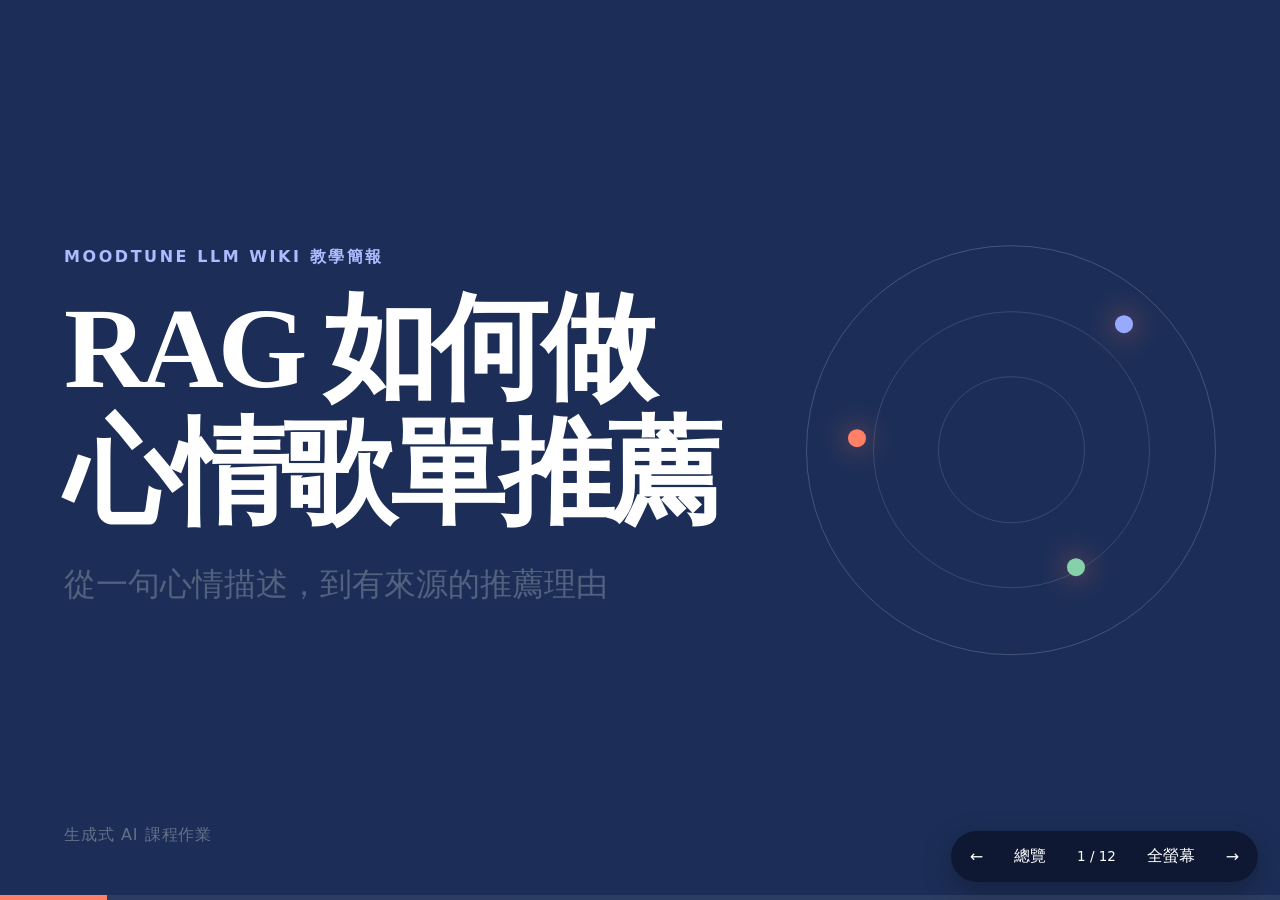
<file: index.html>
<!doctype html>
<html lang="zh-Hant">
<head>
  <meta charset="utf-8">
  <meta name="viewport" content="width=device-width, initial-scale=1">
  <meta name="description" content="RAG 如何做心情歌單推薦的互動式教學 HTML 簡報。">
  <title>RAG 如何做心情歌單推薦｜教學 HTML 簡報</title>
  <link rel="stylesheet" href="slides.css">
</head>
<body>
  <a class="skip-link" href="#slide-1">跳到簡報內容</a>
  <main id="deck" class="deck" aria-live="polite">
    <section id="slide-1" class="slide title-slide active" data-title="封面" aria-hidden="false">
      <div class="slide-inner">
        <p class="kicker">MoodTune LLM Wiki 教學簡報</p>
        <h1>RAG 如何做<br>心情歌單推薦</h1>
        <p class="subtitle">從一句心情描述，到有來源的推薦理由</p>
        <div class="author">生成式 AI 課程作業</div>
        <div class="cover-orbit" aria-hidden="true"><span></span><span></span><span></span></div>
      </div>
    </section>

    <section id="slide-2" class="slide" data-title="問題情境" aria-hidden="true">
      <div class="slide-inner split">
        <div>
          <p class="kicker">01 · 問題情境</p>
          <h2>一句心情，常常不等於一個標籤</h2>
          <p class="big-quote">「今天腦袋很吵，想慢慢安靜下來。」</p>
        </div>
        <div class="plain-list">
          <p>這句話同時包含現在的狀態和想前往的方向。</p>
          <p>系統要理解「很吵」接近高喚醒，也要理解「安靜下來」代表希望降低能量。</p>
          <p>RAG 讓推薦理由可以回到整理過的知識片段，而不是只靠模型臨場猜測。</p>
        </div>
      </div>
      <footer>Wiki：主題總覽、心情如何表示</footer>
    </section>

    <section id="slide-3" class="slide" data-title="RAG 基本概念" aria-hidden="true">
      <div class="slide-inner">
        <p class="kicker">02 · 核心概念</p>
        <h2>RAG 先找資料，再產生回答</h2>
        <div class="flow large-flow" aria-label="RAG 四步驟">
          <div><span>1</span><strong>查詢</strong><small>讀懂使用者的心情文字</small></div>
          <b>→</b>
          <div><span>2</span><strong>檢索</strong><small>找出最接近的 Wiki 片段</small></div>
          <b>→</b>
          <div><span>3</span><strong>生成</strong><small>把片段整理成推薦理由</small></div>
          <b>→</b>
          <div><span>4</span><strong>附來源</strong><small>讓理由可以回查</small></div>
        </div>
        <p class="note">LLM 處理語言，Wiki 提供這個專案要使用的外部知識。<span class="cite">S1</span></p>
      </div>
      <footer>Wiki：RAG 基本概念</footer>
    </section>

    <section id="slide-4" class="slide" data-title="Wiki 建立方式" aria-hidden="true">
      <div class="slide-inner">
        <p class="kicker">03 · LLM Wiki</p>
        <h2>六篇資料如何變成可查詢的 Wiki</h2>
        <div class="source-stack">
          <div class="paper paper-a">RAG 原始論文<br><small>S1</small></div>
          <div class="paper paper-b">DPR、SBERT、Faiss<br><small>S2 到 S4</small></div>
          <div class="paper paper-c">DEAM 音樂情緒<br><small>S5</small></div>
          <div class="paper paper-d">RAGAS 評估<br><small>S6</small></div>
        </div>
        <div class="ingest-line">
          <span>摘要閱讀</span><b>→</b><span>單一概念切分</span><b>→</b><span>來源 ID 與標籤</span><b>→</b><span>回查原文</span>
        </div>
        <p class="note">討論後保留六個教學問題。每篇資料至少回答其中一題，才進入 Wiki。</p>
      </div>
      <footer>Wiki：先討論，後生成；資料如何進入 Wiki</footer>
    </section>

    <section id="slide-5" class="slide" data-title="Embedding" aria-hidden="true">
      <div class="slide-inner split">
        <div>
          <p class="kicker">04 · 語意檢索</p>
          <h2>Embedding 把句子變成可比較的向量</h2>
          <p>意思接近的句子，在向量空間裡通常比較接近。系統可以先把 Wiki 片段編碼，再用同一個模型編碼使用者查詢。</p>
          <p class="note">Sentence-BERT 支援用餘弦相似度比較句向量。Faiss 可在大量向量中做近鄰搜尋。<span class="cite">S3 S4</span></p>
        </div>
        <div class="vector-scene" aria-label="向量相似度示意">
          <div class="query-point">腦袋很吵<br>想安靜</div>
          <div class="match-point m1">calm<br>0.86</div>
          <div class="match-point m2">soft<br>0.79</div>
          <div class="match-point m3">workout<br>0.41</div>
          <span class="axis x"></span><span class="axis y"></span>
        </div>
      </div>
      <footer>Wiki：Embedding 與檢索</footer>
    </section>

    <section id="slide-6" class="slide" data-title="心情座標" aria-hidden="true">
      <div class="slide-inner split">
        <div>
          <p class="kicker">05 · 心情表示</p>
          <h2>效價與喚醒度補足單一情緒標籤</h2>
          <p>Valence 表示感受偏正向或負向。Arousal 表示能量偏高或偏低。MoodTune 用這兩個維度描述現在的位置與想前往的方向。</p>
          <p class="note">DEAM 使用連續的 valence 與 arousal 標註音樂情緒。<span class="cite">S5</span></p>
        </div>
        <div class="mini-map">
          <div class="mq q1">焦躁</div><div class="mq q2">興奮</div>
          <div class="mq q3">低落</div><div class="mq q4">平靜</div>
          <span class="start-dot">現在</span><span class="target-dot">目標</span>
          <span class="move-arrow">↘</span>
          <b class="label-high">高喚醒</b><b class="label-low">低喚醒</b>
        </div>
      </div>
      <footer>Wiki：心情如何表示</footer>
    </section>

    <section id="slide-7" class="slide" data-title="查詢示範" aria-hidden="true">
      <div class="slide-inner">
        <p class="kicker">06 · 查詢示範</p>
        <h2>一次查詢如何找到三個候選片段</h2>
        <div class="retrieval-demo">
          <div class="demo-query">今天腦袋很吵，想慢慢安靜</div>
          <div class="result"><strong>0.86</strong><p>低喚醒度、偏正向，適合放慢節奏的晚間情境。</p></div>
          <div class="result"><strong>0.79</strong><p>聲音密度較低，標記為 calm、soft、unwind。</p></div>
          <div class="result dim"><strong>0.41</strong><p>高喚醒度、強節拍，適合運動或提神。</p></div>
        </div>
        <p class="note">Top-k 先提供候選。內容檢查再排除雖然有相似字詞、情緒方向卻不合的片段。</p>
      </div>
      <footer>Wiki：Embedding 與檢索</footer>
    </section>

    <section id="slide-8" class="slide" data-title="生成規則" aria-hidden="true">
      <div class="slide-inner split code-slide">
        <div>
          <p class="kicker">07 · 生成</p>
          <h2>推薦理由只能使用取回的證據</h2>
          <p>提示詞同時放入原始心情、Top-k 片段與輸出規則。每一首歌都要附上來源 ID。</p>
          <p>如果片段不足，系統會先問一個澄清問題，再重新檢索。</p>
        </div>
        <pre><code>使用者：腦袋很吵，想安靜

根據片段回答：
• 簡短理解現在的狀態
• 推薦 1 到 3 首歌
• 每個理由附來源 ID
• 只使用片段中的資訊</code></pre>
      </div>
      <footer>Wiki：如何產生推薦理由</footer>
    </section>

    <section id="slide-9" class="slide" data-title="Loop 與 graph" aria-hidden="true">
      <div class="slide-inner">
        <p class="kicker">08 · Workflow</p>
        <h2>Loop 與 graph 設計</h2>
        <div class="graph" aria-label="資料取得到產生簡報的流程">
          <div class="node">取得資料<small>6 篇來源</small></div><span>→</span>
          <div class="node">整理 Wiki<small>切分、標籤、來源 ID</small></div><span>→</span>
          <div class="node check">檢索檢查<small>片段相關嗎？</small></div><span>→</span>
          <div class="node">生成內容<small>教學文字與投影片</small></div><span>→</span>
          <div class="node check">內容檢查<small>有依據、讀得懂嗎？</small></div>
          <div class="loop-line">不通過：回到查詢改寫、Wiki 切分或投影片重寫</div>
        </div>
        <div class="two-notes">
          <p><strong>重複執行</strong><br>檢索結果不相關時，改寫查詢後重搜。文字沒有來源時，刪除該句並重新生成。</p>
          <p><strong>設計原因</strong><br>檢索錯誤會一路影響後面的推薦與簡報，因此先確認證據，再讓模型寫文字。</p>
        </div>
      </div>
      <footer>Wiki：品質檢查</footer>
    </section>

    <section id="slide-10" class="slide" data-title="實際執行" aria-hidden="true">
      <div class="slide-inner">
        <p class="kicker">09 · 實際執行</p>
        <h2>第一次測試發現第三名片段方向相反</h2>
        <div class="run-log">
          <div><span>輸入</span><p>今天腦袋很吵，想慢慢安靜。</p></div>
          <div><span>第一次</span><p>Top-3 混入 workout 片段。它和「很吵」在字面上接近，但高喚醒度不符合目標。</p></div>
          <div><span>修正</span><p>查詢加入「目標為低喚醒度」，並在檢索後先檢查情緒方向。</p></div>
          <div><span>第二次</span><p>前三個片段都落在 calm、soft、unwind，生成理由能回查來源。</p></div>
        </div>
      </div>
      <footer>檢查紀錄：Run 01</footer>
    </section>

    <section id="slide-11" class="slide" data-title="反思" aria-hidden="true">
      <div class="slide-inner split reflection-slide">
        <div>
          <p class="kicker">10 · 反思</p>
          <h2>最常出錯的是檢索，不是最後一段文字</h2>
          <p class="large-text">語意相似不代表推薦方向相同。「焦躁」和「高能量」可能靠得很近，但使用者想去的是平靜。</p>
        </div>
        <div class="reflection-points">
          <p><strong>檢查往前移</strong><br>從生成後才讀答案，改成 Top-k 取回後先看情緒方向。</p>
          <p><strong>Graph 修改</strong><br>在檢索與生成之間加入 valence／arousal 一致性檢查。</p>
          <p><strong>實際效果</strong><br>第二次測試先排除方向相反的片段，推薦理由不再需要大幅重寫。</p>
        </div>
      </div>
      <footer>Wiki：品質檢查</footer>
    </section>

    <section id="slide-12" class="slide end-slide" data-title="結尾" aria-hidden="true">
      <div class="slide-inner">
        <p class="kicker">結論</p>
        <h2>一份 Wiki，讓推薦理由有地方可以回查</h2>
        <div class="end-grid">
          <p>六篇資料整理成 RAG、向量檢索、音樂情緒與評估四組知識。</p>
          <p>HTML 簡報沿用 Wiki 的章節與來源 ID，讓教學內容能逐段對應。</p>
          <p>檢索後先檢查情緒方向，避免錯誤片段進入生成階段。</p>
        </div>
        <a class="wiki-button" href="wiki/index.html">開啟完整 LLM Wiki</a>
        <p class="sources-small">來源：Lewis et al. (2020) · Karpukhin et al. (2020) · Reimers & Gurevych (2019) · Johnson et al. (2017) · Aljanaki et al. (2017) · Es et al. (2023)</p>
      </div>
    </section>
  </main>

  <div class="controls" aria-label="簡報控制">
    <button id="prev" type="button" aria-label="上一張">←</button>
    <button id="overview" type="button" aria-label="投影片總覽">總覽</button>
    <span id="counter" aria-live="polite">1 / 12</span>
    <button id="fullscreen" type="button" aria-label="切換全螢幕">全螢幕</button>
    <button id="next" type="button" aria-label="下一張">→</button>
  </div>
  <div class="progress" aria-hidden="true"><span id="progressBar"></span></div>
  <script src="slides.js"></script>
</body>
</html>
</file>
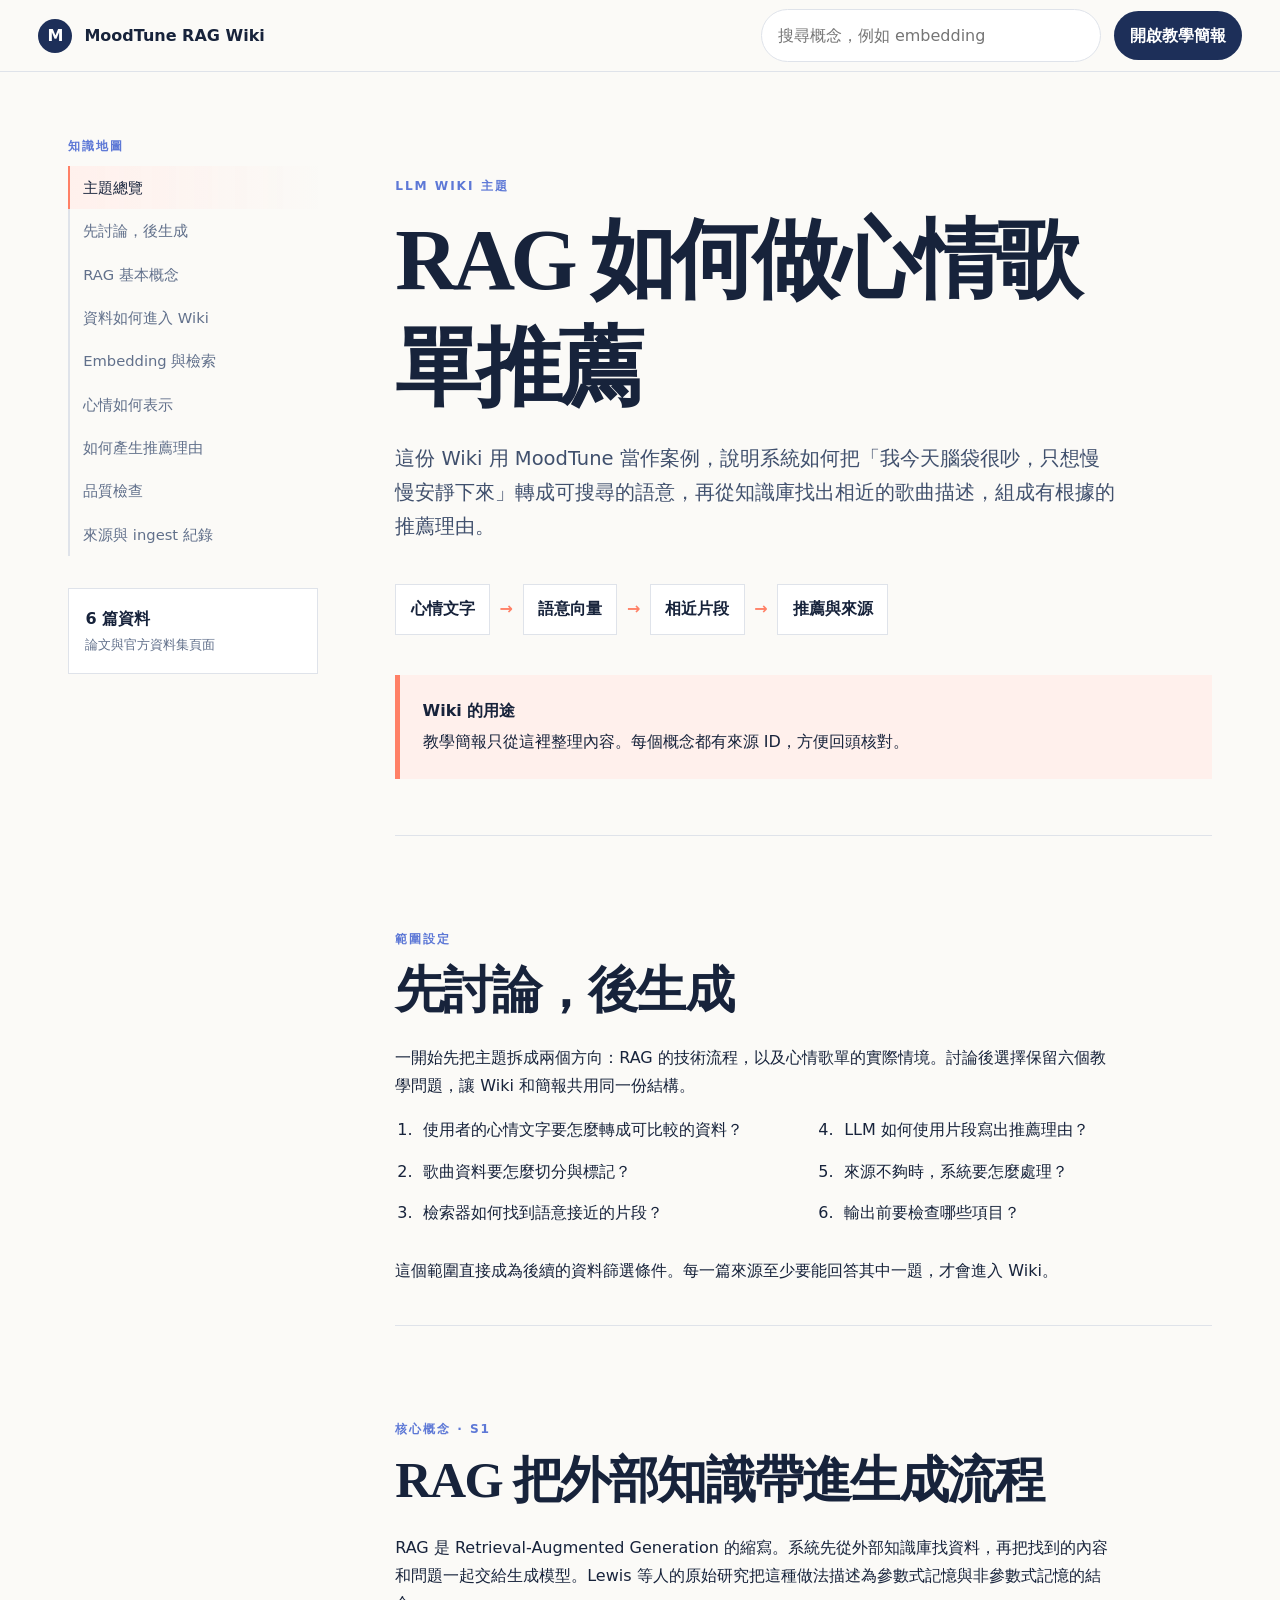
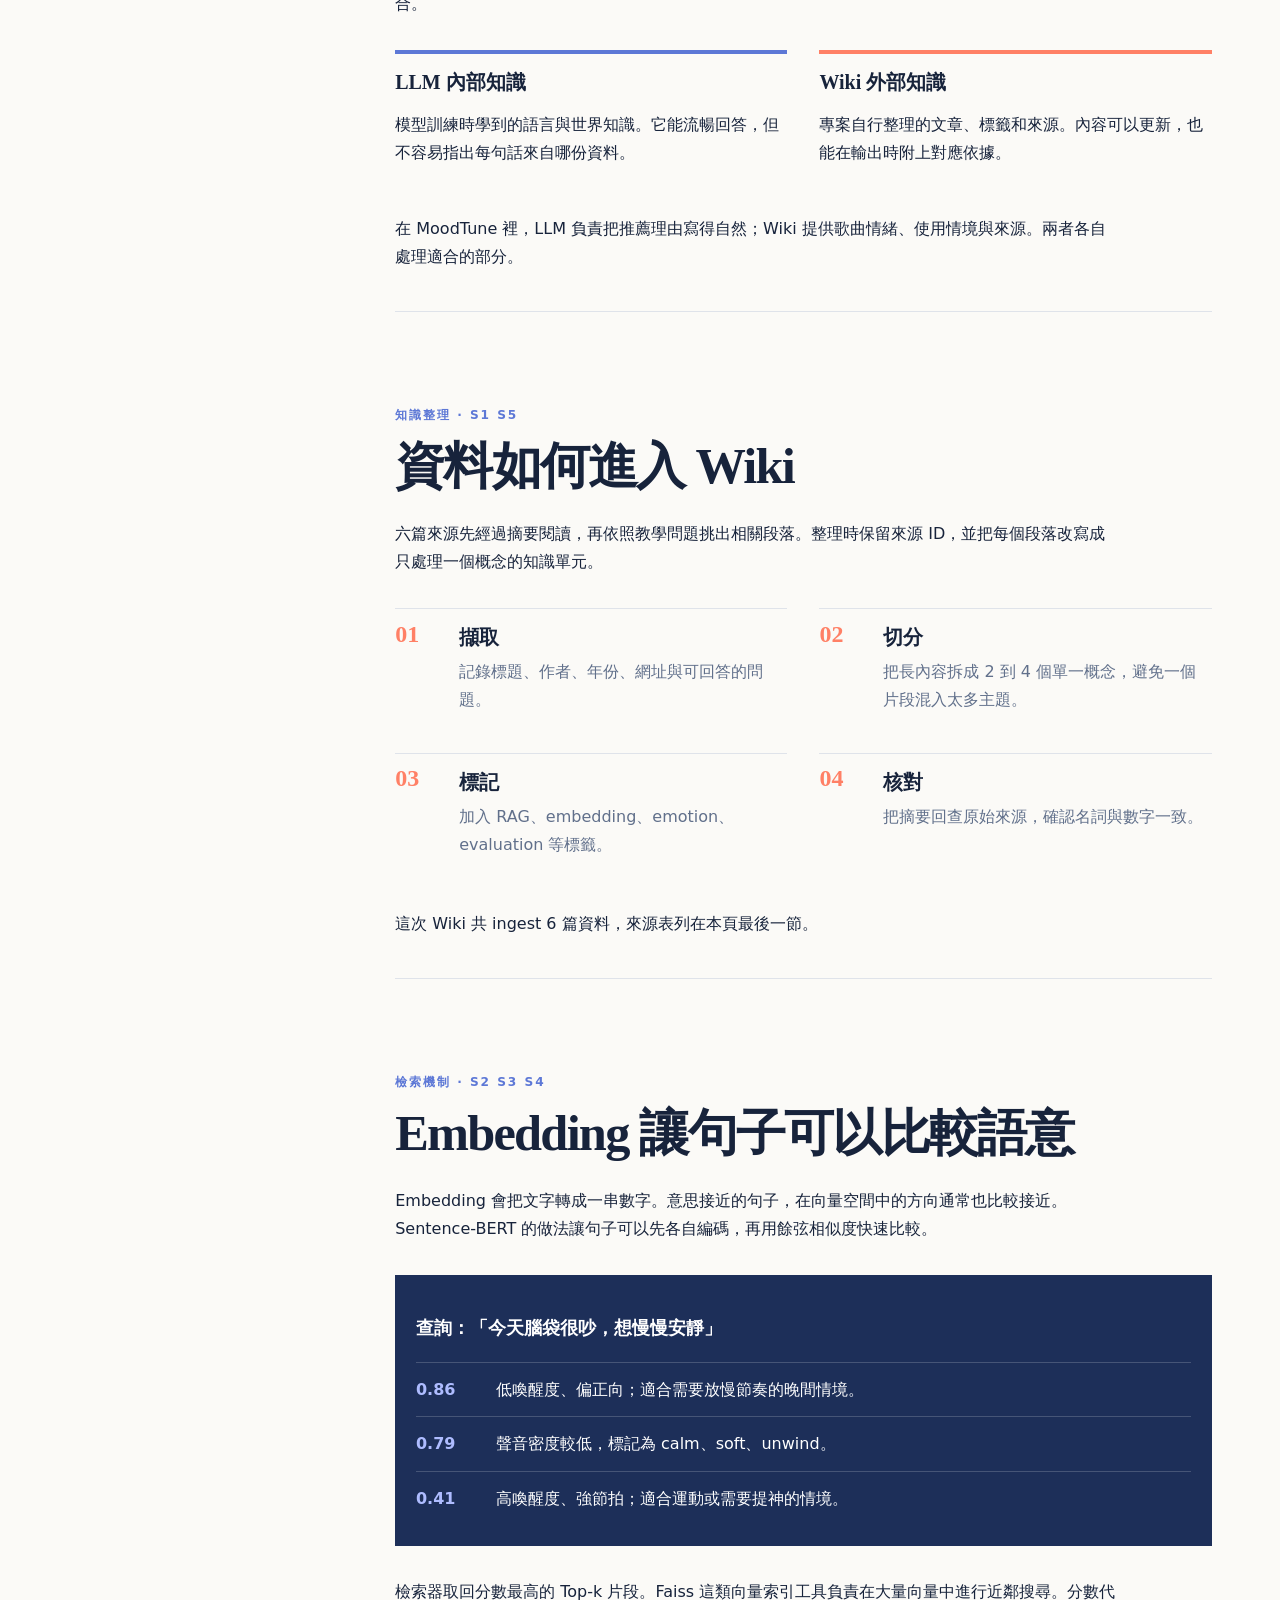
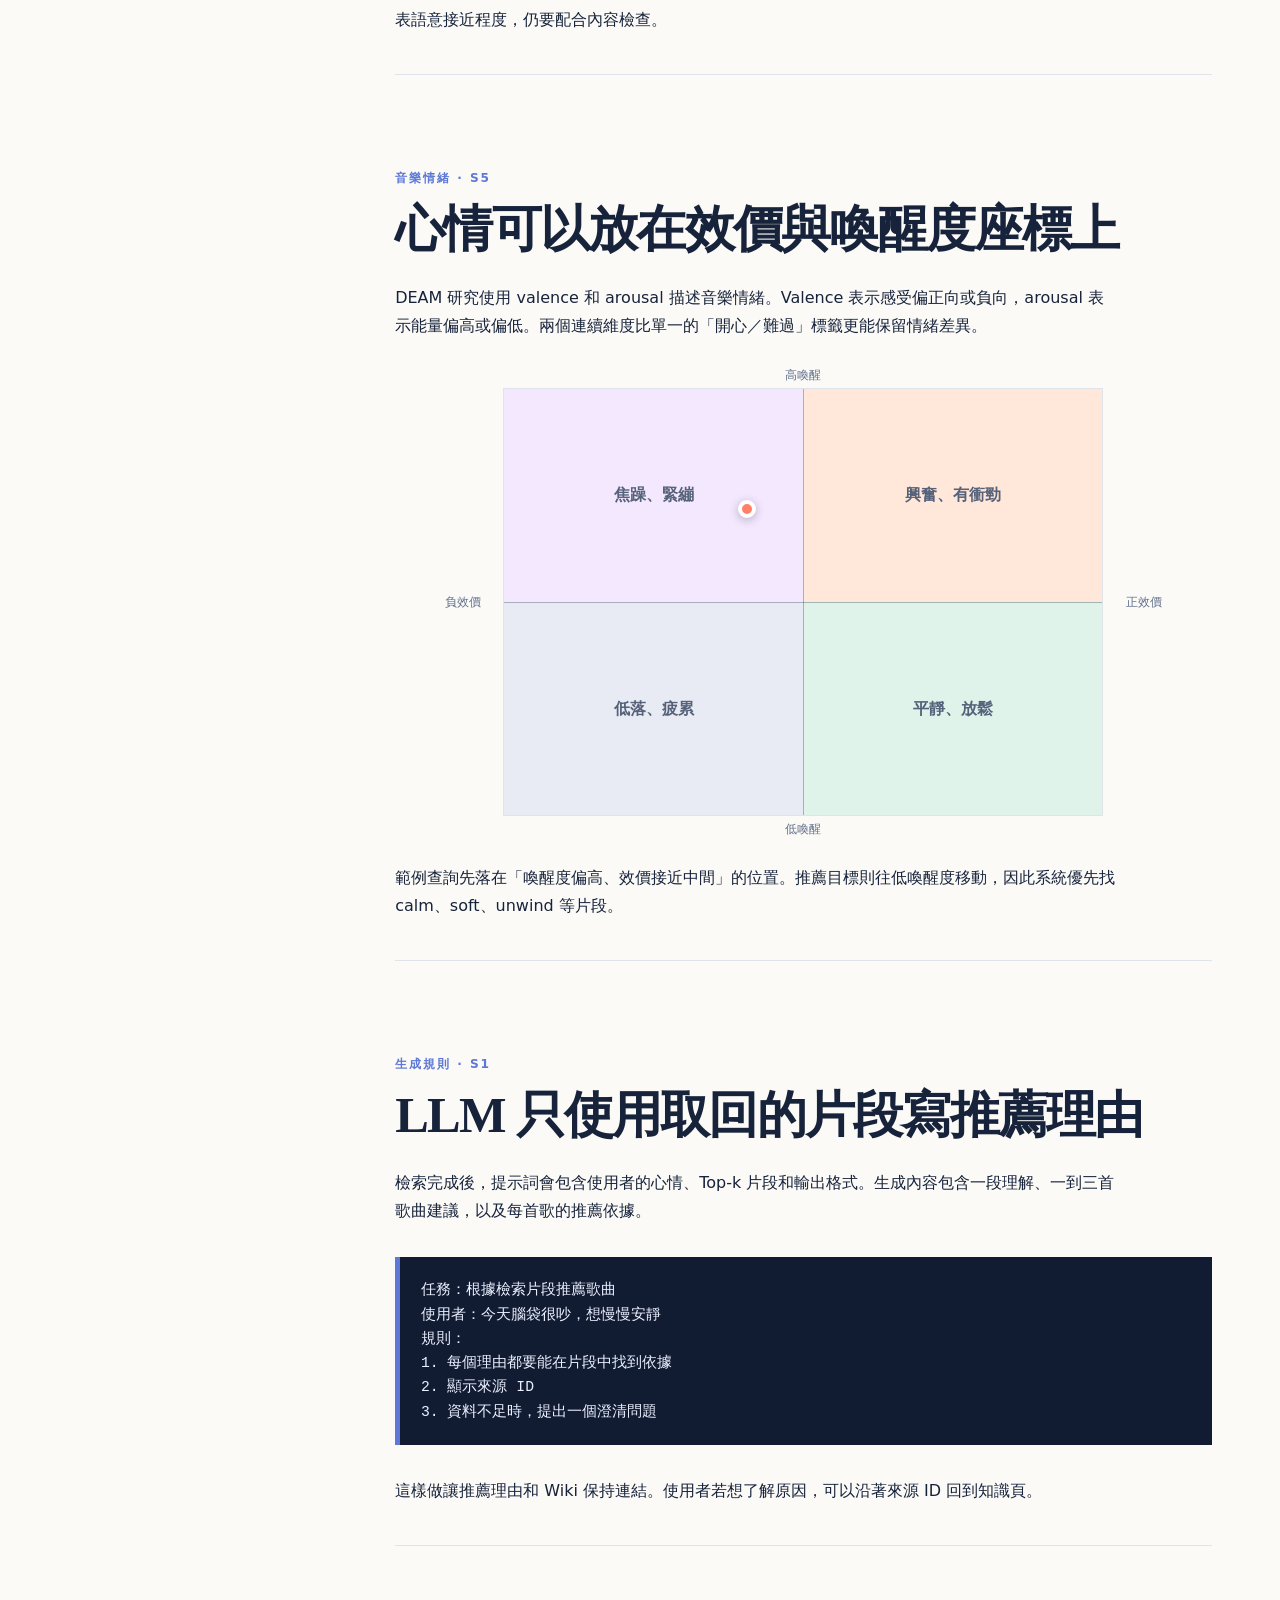
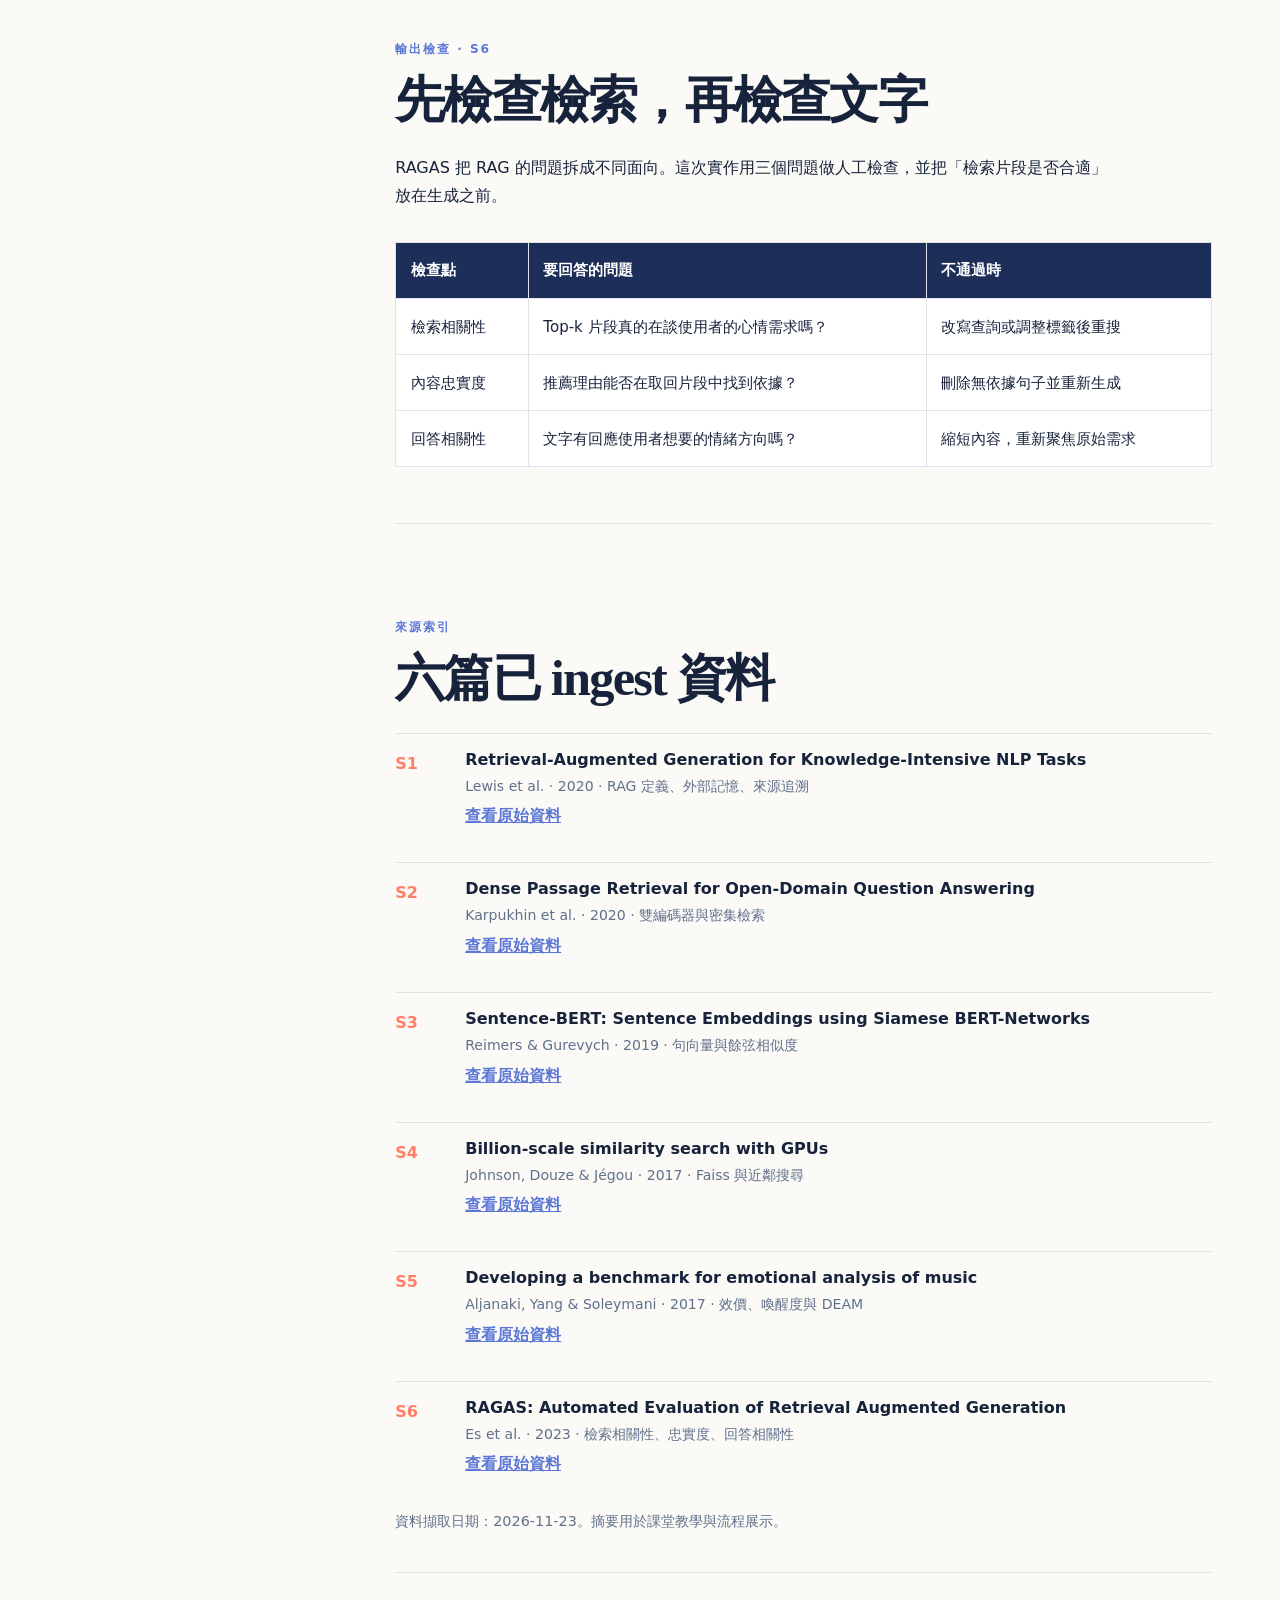
<file: wiki/index.html>
<!doctype html>
<html lang="zh-Hant">
<head>
  <meta charset="utf-8">
  <meta name="viewport" content="width=device-width, initial-scale=1">
  <meta name="description" content="以心情歌單推薦為案例，整理 RAG、向量檢索、音樂情緒座標與品質檢查的 LLM Wiki。">
  <title>MoodTune RAG Wiki</title>
  <link rel="stylesheet" href="wiki.css">
</head>
<body>
  <a class="skip-link" href="#content">跳到主要內容</a>
  <header class="topbar">
    <a class="brand" href="#overview" aria-label="回到 Wiki 首頁">
      <span class="brand-mark">M</span>
      <span>MoodTune RAG Wiki</span>
    </a>
    <div class="top-actions">
      <label class="search-wrap">
        <span class="sr-only">搜尋 Wiki</span>
        <input id="search" type="search" placeholder="搜尋概念，例如 embedding" autocomplete="off">
      </label>
      <a class="deck-link" href="../index.html">開啟教學簡報</a>
    </div>
  </header>

  <div class="layout">
    <aside class="sidebar" aria-label="Wiki 章節">
      <p class="eyebrow">知識地圖</p>
      <nav>
        <a href="#overview" data-section="overview">主題總覽</a>
        <a href="#discussion" data-section="discussion">先討論，後生成</a>
        <a href="#rag" data-section="rag">RAG 基本概念</a>
        <a href="#ingest" data-section="ingest">資料如何進入 Wiki</a>
        <a href="#embedding" data-section="embedding">Embedding 與檢索</a>
        <a href="#emotion" data-section="emotion">心情如何表示</a>
        <a href="#generation" data-section="generation">如何產生推薦理由</a>
        <a href="#evaluation" data-section="evaluation">品質檢查</a>
        <a href="#sources" data-section="sources">來源與 ingest 紀錄</a>
      </nav>
      <div class="sidebar-note">
        <strong>6 篇資料</strong>
        <span>論文與官方資料集頁面</span>
      </div>
    </aside>

    <main id="content" tabindex="-1">
      <section id="overview" class="wiki-section hero-section" data-title="主題總覽">
        <p class="eyebrow">LLM Wiki 主題</p>
        <h1>RAG 如何做心情歌單推薦</h1>
        <p class="lead">這份 Wiki 用 MoodTune 當作案例，說明系統如何把「我今天腦袋很吵，只想慢慢安靜下來」轉成可搜尋的語意，再從知識庫找出相近的歌曲描述，組成有根據的推薦理由。</p>
        <div class="concept-line" aria-label="核心流程">
          <span>心情文字</span><b>→</b><span>語意向量</span><b>→</b><span>相近片段</span><b>→</b><span>推薦與來源</span>
        </div>
        <div class="callout">
          <p><strong>Wiki 的用途</strong></p>
          <p>教學簡報只從這裡整理內容。每個概念都有來源 ID，方便回頭核對。</p>
        </div>
      </section>

      <section id="discussion" class="wiki-section" data-title="先討論，後生成">
        <p class="eyebrow">範圍設定</p>
        <h2>先討論，後生成</h2>
        <p>一開始先把主題拆成兩個方向：RAG 的技術流程，以及心情歌單的實際情境。討論後選擇保留六個教學問題，讓 Wiki 和簡報共用同一份結構。</p>
        <ol class="question-list">
          <li>使用者的心情文字要怎麼轉成可比較的資料？</li>
          <li>歌曲資料要怎麼切分與標記？</li>
          <li>檢索器如何找到語意接近的片段？</li>
          <li>LLM 如何使用片段寫出推薦理由？</li>
          <li>來源不夠時，系統要怎麼處理？</li>
          <li>輸出前要檢查哪些項目？</li>
        </ol>
        <p>這個範圍直接成為後續的資料篩選條件。每一篇來源至少要能回答其中一題，才會進入 Wiki。</p>
      </section>

      <section id="rag" class="wiki-section" data-title="RAG 基本概念">
        <p class="eyebrow">核心概念 · S1</p>
        <h2>RAG 把外部知識帶進生成流程</h2>
        <p>RAG 是 Retrieval-Augmented Generation 的縮寫。系統先從外部知識庫找資料，再把找到的內容和問題一起交給生成模型。Lewis 等人的原始研究把這種做法描述為參數式記憶與非參數式記憶的結合。</p>
        <div class="compare">
          <div>
            <h3>LLM 內部知識</h3>
            <p>模型訓練時學到的語言與世界知識。它能流暢回答，但不容易指出每句話來自哪份資料。</p>
          </div>
          <div>
            <h3>Wiki 外部知識</h3>
            <p>專案自行整理的文章、標籤和來源。內容可以更新，也能在輸出時附上對應依據。</p>
          </div>
        </div>
        <p>在 MoodTune 裡，LLM 負責把推薦理由寫得自然；Wiki 提供歌曲情緒、使用情境與來源。兩者各自處理適合的部分。</p>
      </section>

      <section id="ingest" class="wiki-section" data-title="資料如何進入 Wiki">
        <p class="eyebrow">知識整理 · S1 S5</p>
        <h2>資料如何進入 Wiki</h2>
        <p>六篇來源先經過摘要閱讀，再依照教學問題挑出相關段落。整理時保留來源 ID，並把每個段落改寫成只處理一個概念的知識單元。</p>
        <div class="steps">
          <article><span>01</span><h3>擷取</h3><p>記錄標題、作者、年份、網址與可回答的問題。</p></article>
          <article><span>02</span><h3>切分</h3><p>把長內容拆成 2 到 4 個單一概念，避免一個片段混入太多主題。</p></article>
          <article><span>03</span><h3>標記</h3><p>加入 RAG、embedding、emotion、evaluation 等標籤。</p></article>
          <article><span>04</span><h3>核對</h3><p>把摘要回查原始來源，確認名詞與數字一致。</p></article>
        </div>
        <p>這次 Wiki 共 ingest 6 篇資料，來源表列在本頁最後一節。</p>
      </section>

      <section id="embedding" class="wiki-section" data-title="Embedding 與檢索">
        <p class="eyebrow">檢索機制 · S2 S3 S4</p>
        <h2>Embedding 讓句子可以比較語意</h2>
        <p>Embedding 會把文字轉成一串數字。意思接近的句子，在向量空間中的方向通常也比較接近。Sentence-BERT 的做法讓句子可以先各自編碼，再用餘弦相似度快速比較。</p>
        <div class="example-box">
          <p class="query">查詢：「今天腦袋很吵，想慢慢安靜」</p>
          <div class="result-row"><span>0.86</span><p>低喚醒度、偏正向；適合需要放慢節奏的晚間情境。</p></div>
          <div class="result-row"><span>0.79</span><p>聲音密度較低，標記為 calm、soft、unwind。</p></div>
          <div class="result-row"><span>0.41</span><p>高喚醒度、強節拍；適合運動或需要提神的情境。</p></div>
        </div>
        <p>檢索器取回分數最高的 Top-k 片段。Faiss 這類向量索引工具負責在大量向量中進行近鄰搜尋。分數代表語意接近程度，仍要配合內容檢查。</p>
      </section>

      <section id="emotion" class="wiki-section" data-title="心情如何表示">
        <p class="eyebrow">音樂情緒 · S5</p>
        <h2>心情可以放在效價與喚醒度座標上</h2>
        <p>DEAM 研究使用 valence 和 arousal 描述音樂情緒。Valence 表示感受偏正向或負向，arousal 表示能量偏高或偏低。兩個連續維度比單一的「開心／難過」標籤更能保留情緒差異。</p>
        <div class="emotion-map" role="img" aria-label="效價與喚醒度四象限示意">
          <div class="axis-label top">高喚醒</div>
          <div class="axis-label bottom">低喚醒</div>
          <div class="axis-label left">負效價</div>
          <div class="axis-label right">正效價</div>
          <div class="quadrant q1">焦躁、緊繃</div>
          <div class="quadrant q2">興奮、有衝勁</div>
          <div class="quadrant q3">低落、疲累</div>
          <div class="quadrant q4">平靜、放鬆</div>
          <span class="mood-dot" title="腦袋很吵，想安靜"></span>
        </div>
        <p>範例查詢先落在「喚醒度偏高、效價接近中間」的位置。推薦目標則往低喚醒度移動，因此系統優先找 calm、soft、unwind 等片段。</p>
      </section>

      <section id="generation" class="wiki-section" data-title="如何產生推薦理由">
        <p class="eyebrow">生成規則 · S1</p>
        <h2>LLM 只使用取回的片段寫推薦理由</h2>
        <p>檢索完成後，提示詞會包含使用者的心情、Top-k 片段和輸出格式。生成內容包含一段理解、一到三首歌曲建議，以及每首歌的推薦依據。</p>
        <pre><code>任務：根據檢索片段推薦歌曲
使用者：今天腦袋很吵，想慢慢安靜
規則：
1. 每個理由都要能在片段中找到依據
2. 顯示來源 ID
3. 資料不足時，提出一個澄清問題</code></pre>
        <p>這樣做讓推薦理由和 Wiki 保持連結。使用者若想了解原因，可以沿著來源 ID 回到知識頁。</p>
      </section>

      <section id="evaluation" class="wiki-section" data-title="品質檢查">
        <p class="eyebrow">輸出檢查 · S6</p>
        <h2>先檢查檢索，再檢查文字</h2>
        <p>RAGAS 把 RAG 的問題拆成不同面向。這次實作用三個問題做人工檢查，並把「檢索片段是否合適」放在生成之前。</p>
        <table>
          <thead><tr><th>檢查點</th><th>要回答的問題</th><th>不通過時</th></tr></thead>
          <tbody>
            <tr><td>檢索相關性</td><td>Top-k 片段真的在談使用者的心情需求嗎？</td><td>改寫查詢或調整標籤後重搜</td></tr>
            <tr><td>內容忠實度</td><td>推薦理由能否在取回片段中找到依據？</td><td>刪除無依據句子並重新生成</td></tr>
            <tr><td>回答相關性</td><td>文字有回應使用者想要的情緒方向嗎？</td><td>縮短內容，重新聚焦原始需求</td></tr>
          </tbody>
        </table>
      </section>

      <section id="sources" class="wiki-section" data-title="來源與 ingest 紀錄">
        <p class="eyebrow">來源索引</p>
        <h2>六篇已 ingest 資料</h2>
        <div id="sourceList" class="source-list" aria-live="polite"></div>
        <p class="source-note">資料擷取日期：2026-11-23。摘要用於課堂教學與流程展示。</p>
      </section>

      <p id="noResults" class="no-results" hidden>找不到相符內容。可以改用 RAG、向量、心情或檢查等關鍵字。</p>
    </main>
  </div>

  <button id="backToTop" class="back-to-top" type="button" aria-label="回到頁首">↑</button>
  <script src="wiki.js"></script>
</body>
</html>
</file>
<file: slides.css>
:root {
  --ink: #17233b;
  --navy: #1c2e57;
  --blue: #637bd8;
  --lavender: #dfe4ff;
  --coral: #ff8066;
  --cream: #fbfaf6;
  --green: #dcefe5;
  --white: #fff;
}
* { box-sizing: border-box; }
html, body { width: 100%; height: 100%; margin: 0; overflow: hidden; }
body { color: var(--ink); background: #0e1730; font-family: "Noto Sans TC", "Microsoft JhengHei", system-ui, sans-serif; }
.skip-link { position: absolute; left: -9999px; }
.skip-link:focus { left: 1rem; top: 1rem; z-index: 99; background: white; padding: .6rem; }
.deck { width: 100%; height: 100%; }
.slide { position: absolute; inset: 0; display: none; overflow: auto; background: var(--cream); }
.slide.active { display: block; animation: appear .35s ease-out; }
.slide-inner { position: relative; width: min(1180px, 90vw); min-height: 100%; margin: 0 auto; padding: clamp(5rem, 9vh, 7.2rem) 0 6.5rem; display: flex; flex-direction: column; justify-content: center; }
.split { display: grid; grid-template-columns: 1.05fr .95fr; gap: 7vw; align-items: center; }
.kicker { margin: 0 0 1rem; color: var(--blue); font-size: clamp(.8rem, 1.3vw, 1rem); font-weight: 900; letter-spacing: .16em; text-transform: uppercase; }
h1, h2 { margin: 0; font-family: "Noto Serif TC", "PMingLiU", serif; line-height: 1.08; letter-spacing: -.055em; }
h1 { max-width: 950px; font-size: clamp(4rem, 9vw, 8.4rem); }
h2 { max-width: 970px; font-size: clamp(2.7rem, 5.5vw, 5.4rem); }
p { font-size: clamp(1.05rem, 1.7vw, 1.4rem); line-height: 1.7; }
.subtitle { margin: 1.4rem 0; color: #52617e; font-size: clamp(1.2rem, 2.5vw, 2rem); }
.author { position: absolute; left: 0; bottom: 6vh; color: #63708a; font-size: 1rem; letter-spacing: .06em; }
.title-slide { color: white; background: var(--navy); }
.title-slide .kicker { color: #aebcff; }
.cover-orbit { position: absolute; right: 0; top: 50%; width: 32vw; max-width: 450px; aspect-ratio: 1; transform: translateY(-50%); border: 1px solid rgba(255,255,255,.18); border-radius: 50%; }
.cover-orbit::before, .cover-orbit::after { content: ""; position: absolute; border: 1px solid rgba(255,255,255,.13); border-radius: 50%; }
.cover-orbit::before { inset: 16%; }.cover-orbit::after { inset: 32%; }
.cover-orbit span { position: absolute; width: 18px; height: 18px; border-radius: 50%; background: var(--coral); box-shadow: 0 0 28px #ff8066aa; }
.cover-orbit span:nth-child(1) { left: 10%; top: 45%; }.cover-orbit span:nth-child(2) { right: 20%; top: 17%; background: #98aaff; }.cover-orbit span:nth-child(3) { right: 32%; bottom: 19%; background: #86d1aa; }
.plain-list { border-left: 4px solid var(--coral); padding-left: 2rem; }
.plain-list p { margin: 0 0 1.4rem; }
.big-quote { max-width: 590px; padding: 1rem 0 1rem 1.5rem; border-left: 5px solid var(--coral); font: 700 clamp(1.5rem, 3vw, 2.5rem)/1.5 "Noto Serif TC", serif; }
.flow { display: flex; align-items: stretch; gap: 1rem; margin: 4rem 0; }
.flow > div { flex: 1; min-width: 0; padding: 1.5rem 1.2rem; border-top: 5px solid var(--blue); background: white; box-shadow: 0 12px 30px #17233b10; }
.flow > div:nth-of-type(even) { border-color: var(--coral); }
.flow b { align-self: center; color: var(--coral); font-size: 2rem; }
.flow span { display: block; color: var(--blue); font-weight: 900; }
.flow strong, .flow small { display: block; }
.flow strong { margin: .4rem 0; font: 800 1.5rem/1.2 "Noto Serif TC", serif; }
.flow small { color: #65718a; font-size: .92rem; line-height: 1.5; }
.note { max-width: 970px; color: #5a6780; }
.cite { display: inline-block; margin-left: .4rem; padding: .05rem .38rem; color: white; background: var(--blue); font-size: .7em; font-weight: 900; }
.source-stack { position: relative; width: min(720px, 80vw); height: 260px; margin: 2.8rem auto 1.5rem; }
.paper { position: absolute; width: 270px; min-height: 116px; padding: 1.2rem; border: 1px solid #dfe3ec; background: white; box-shadow: 0 18px 35px #17233b19; font: 800 1.18rem/1.4 "Noto Serif TC", serif; }
.paper small { color: var(--blue); font-family: sans-serif; }
.paper-a { left: 5%; top: 0; transform: rotate(-4deg); }.paper-b { left: 30%; top: 80px; transform: rotate(2deg); }.paper-c { right: 7%; top: 6px; transform: rotate(5deg); }.paper-d { right: 14%; top: 130px; transform: rotate(-2deg); }
.ingest-line { display: flex; flex-wrap: wrap; justify-content: center; align-items: center; gap: .8rem; font-weight: 800; }
.ingest-line span { padding: .65rem .85rem; background: var(--lavender); }.ingest-line b { color: var(--coral); }
.vector-scene { position: relative; width: min(100%, 560px); aspect-ratio: 1.15; border-left: 2px solid #8a94a8; border-bottom: 2px solid #8a94a8; background: linear-gradient(#0000 95%, #dde1e8 95%), linear-gradient(90deg,#0000 95%,#dde1e8 95%); background-size: 52px 52px; }
.query-point, .match-point { position: absolute; display: grid; place-items: center; width: 100px; height: 100px; border-radius: 50%; text-align: center; font-weight: 800; line-height: 1.3; box-shadow: 0 8px 20px #17233b22; }
.query-point { left: 38%; top: 38%; color: white; background: var(--navy); }
.match-point { width: 78px; height: 78px; background: var(--lavender); font-size: .9rem; }
.m1 { left: 65%; top: 16%; }.m2 { left: 17%; top: 25%; }.m3 { right: 4%; bottom: 7%; background: #eee; color: #667; }
.mini-map { position: relative; display: grid; grid-template-columns: 1fr 1fr; grid-template-rows: 1fr 1fr; width: min(100%, 580px); aspect-ratio: 1.25; border: 1px solid #dce0e8; }
.mq { display: grid; place-items: center; color: #4f5b70; font-weight: 800; font-size: 1.25rem; }
.q1 { background:#f0e4f8; }.q2 { background:#ffe2d5; }.q3 { background:#e4e7ef; }.q4 { background:#dcefe5; }
.start-dot, .target-dot { position: absolute; z-index: 3; display: grid; place-items: center; width: 72px; height: 72px; border-radius: 50%; color: white; font-weight: 900; }
.start-dot { left: 35%; top: 20%; background: var(--coral); }.target-dot { right: 16%; bottom: 13%; background: #46a477; }.move-arrow { position: absolute; left: 51%; top: 43%; color: var(--navy); font-size: 4rem; transform: rotate(8deg); }
.label-high, .label-low { position: absolute; left: -1rem; transform: translateX(-100%); color: #68748a; font-size: .84rem; }.label-high { top: 5%; }.label-low { bottom: 5%; }
.retrieval-demo { display: grid; grid-template-columns: 1.15fr 1fr 1fr 1fr; gap: 1.1rem; margin: 4rem 0 2.5rem; align-items: stretch; }
.demo-query { display: flex; align-items: center; padding: 1.5rem; color: white; background: var(--navy); font: 800 1.55rem/1.5 "Noto Serif TC", serif; }
.result { padding: 1.3rem; border-top: 5px solid var(--coral); background: white; box-shadow: 0 12px 24px #17233b10; }
.result strong { color: var(--coral); font-size: 1.7rem; }.result p { font-size: 1rem; }.result.dim { opacity: .55; filter: grayscale(.7); }
.code-slide pre { margin: 0; padding: 2rem; overflow: auto; border-left: 6px solid var(--coral); color: #edf1ff; background: #111a31; font-size: clamp(.9rem, 1.35vw, 1.1rem); line-height: 1.75; }
.graph { display: grid; grid-template-columns: 1fr auto 1fr auto 1fr auto 1fr auto 1fr; gap: .65rem; align-items: stretch; margin: 3.5rem 0 1rem; }
.graph .node { padding: 1.2rem .8rem; border-top: 5px solid var(--blue); background: white; text-align: center; font-weight: 900; box-shadow: 0 10px 25px #17233b10; }
.graph .node.check { border-color: var(--coral); }.graph .node small { display: block; margin-top: .5rem; color: #68748b; font-weight: 500; line-height: 1.4; }.graph > span { align-self: center; color: var(--coral); font-size: 1.7rem; }
.loop-line { grid-column: 3 / 10; margin-top: .5rem; padding: .65rem; border: 2px dashed var(--coral); color: #9c4737; text-align: center; font-weight: 700; }
.two-notes { display: grid; grid-template-columns: 1fr 1fr; gap: 3rem; }.two-notes p { font-size: 1.05rem; }
.run-log { display: grid; grid-template-columns: repeat(4,1fr); gap: 1.3rem; margin-top: 3rem; counter-reset: run; }
.run-log > div { padding: 1.5rem; border-top: 5px solid var(--blue); background: white; box-shadow: 0 12px 25px #17233b10; }.run-log > div:nth-child(2), .run-log > div:nth-child(3) { border-color: var(--coral); }.run-log span { color: var(--blue); font-weight: 900; }.run-log p { font-size: 1rem; }
.large-text { max-width: 640px; font: 700 clamp(1.4rem, 2.5vw, 2.1rem)/1.55 "Noto Serif TC", serif; }
.reflection-points { padding-left: 2rem; border-left: 4px solid var(--coral); }.reflection-points p { margin: 0 0 1.6rem; font-size: 1.05rem; }
.end-slide { color: white; background: var(--navy); }.end-slide .kicker { color: #aebcff; }.end-grid { display: grid; grid-template-columns: repeat(3,1fr); gap: 2rem; margin: 3rem 0; }.end-grid p { padding-top: 1rem; border-top: 4px solid var(--coral); font-size: 1.05rem; }.wiki-button { align-self: flex-start; padding: .9rem 1.2rem; color: var(--navy); background: white; text-decoration: none; font-weight: 900; }.sources-small { max-width: 900px; color: #bfc7df; font-size: .78rem; }
footer { position: absolute; left: 5vw; bottom: 2.1rem; color: #7a8598; font-size: .78rem; }
.controls { position: fixed; z-index: 30; right: 1.4rem; bottom: 1.1rem; display: flex; align-items: center; gap: .45rem; padding: .4rem; color: white; background: rgba(14,23,48,.92); border-radius: 999px; box-shadow: 0 10px 30px #0004; }
.controls button { border: 0; border-radius: 999px; padding: .55rem .75rem; color: white; background: transparent; cursor: pointer; font: inherit; }.controls button:hover, .controls button:focus-visible { background: #ffffff20; outline: none; }.controls span { min-width: 62px; text-align: center; font-size: .84rem; }
.progress { position: fixed; z-index: 31; left: 0; bottom: 0; width: 100%; height: 5px; background: #ffffff12; }.progress span { display: block; width: 8.333%; height: 100%; background: var(--coral); transition: width .25s; }
.deck.overview-mode { overflow: auto; padding: 2rem; display: grid; grid-template-columns: repeat(auto-fit,minmax(320px,1fr)); gap: 1.2rem; background: #0e1730; }
.deck.overview-mode .slide { position: relative; inset: auto; display: block; height: 40vh; min-height: 260px; overflow: hidden; cursor: pointer; transform: scale(1); }
.deck.overview-mode .slide-inner { width: 90%; padding: 2.5rem 0; transform: scale(.58); transform-origin: top left; width: 170%; min-height: 170%; }
.deck.overview-mode footer { display: none; }
@keyframes appear { from { opacity: .25; transform: translateY(10px); } to { opacity: 1; transform: none; } }
@media (max-width: 850px) {
  .slide-inner { justify-content: flex-start; }
  .split { display: flex; gap: 2rem; }
  .cover-orbit { opacity: .4; }
  .flow, .retrieval-demo { display: grid; grid-template-columns: 1fr 1fr; margin-top: 2rem; }
  .flow > b { display: none; }
  .graph { grid-template-columns: 1fr; }.graph > span { display: none; }.loop-line { grid-column: 1; }
  .run-log { grid-template-columns: 1fr 1fr; }.end-grid { grid-template-columns: 1fr; gap: .3rem; }
}
@media (max-width: 560px) {
  h1 { font-size: 3.2rem; }.flow, .retrieval-demo, .run-log, .two-notes { grid-template-columns: 1fr; }
  .source-stack { transform: scale(.74); transform-origin: top center; margin-bottom: -3rem; }
  .ingest-line { justify-content: flex-start; }.ingest-line b { display: none; }
  .controls #overview, .controls #fullscreen { display: none; }
  footer { display: none; }
}
@media print {
  html, body { overflow: visible; background: white; }
  .slide { position: relative; display: block !important; width: 297mm; height: 167mm; page-break-after: always; overflow: hidden; }
  .controls, .progress { display: none; }
}
@media (prefers-reduced-motion: reduce) { .slide.active { animation: none; } * { transition: none !important; } }
</file>
<file: wiki/wiki.css>
:root {
  --ink: #17233b;
  --muted: #61708b;
  --paper: #fbfaf7;
  --navy: #1d2f59;
  --blue: #5d78d6;
  --lavender: #dfe4ff;
  --coral: #ff8066;
  --line: #dfe3ea;
  --white: #fff;
}

* { box-sizing: border-box; }
html { scroll-behavior: smooth; }
body {
  margin: 0;
  color: var(--ink);
  background: var(--paper);
  font-family: "Noto Sans TC", "Microsoft JhengHei", system-ui, sans-serif;
  line-height: 1.75;
}
a { color: inherit; }
.sr-only, .skip-link { position: absolute; width: 1px; height: 1px; overflow: hidden; clip: rect(0,0,0,0); }
.skip-link:focus { width: auto; height: auto; clip: auto; z-index: 99; padding: .7rem 1rem; background: white; }
.topbar {
  position: sticky; top: 0; z-index: 20; height: 72px; padding: 0 3vw;
  display: flex; align-items: center; justify-content: space-between;
  background: rgba(251,250,247,.94); border-bottom: 1px solid var(--line); backdrop-filter: blur(12px);
}
.brand { display: flex; align-items: center; gap: .75rem; text-decoration: none; font-weight: 800; }
.brand-mark { display: grid; place-items: center; width: 34px; height: 34px; border-radius: 50%; color: white; background: var(--navy); }
.top-actions { display: flex; align-items: center; gap: .8rem; }
.search-wrap input { width: min(31vw, 340px); border: 1px solid var(--line); border-radius: 999px; padding: .7rem 1rem; font: inherit; background: white; }
.search-wrap input:focus { outline: 3px solid var(--lavender); border-color: var(--blue); }
.deck-link { text-decoration: none; padding: .65rem 1rem; border-radius: 999px; color: white; background: var(--navy); font-weight: 700; }
.layout { display: grid; grid-template-columns: 250px minmax(0, 820px); gap: clamp(2rem, 6vw, 6rem); max-width: 1220px; margin: 0 auto; padding: 0 3vw 8rem; }
.sidebar { position: sticky; top: 96px; align-self: start; padding-top: 2.5rem; }
.eyebrow { margin: 0 0 .55rem; color: var(--blue); font-size: .76rem; font-weight: 900; letter-spacing: .16em; text-transform: uppercase; }
.sidebar nav { display: grid; }
.sidebar nav a { padding: .55rem .8rem; border-left: 2px solid var(--line); color: var(--muted); text-decoration: none; font-size: .92rem; }
.sidebar nav a:hover, .sidebar nav a.active { border-left-color: var(--coral); color: var(--ink); background: linear-gradient(90deg, #fff0ec, transparent); }
.sidebar-note { margin-top: 2rem; padding: 1rem; border: 1px solid var(--line); background: white; }
.sidebar-note strong, .sidebar-note span { display: block; }
.sidebar-note span { color: var(--muted); font-size: .84rem; }
main { min-width: 0; }
.wiki-section { padding: 5.8rem 0 1.5rem; border-bottom: 1px solid var(--line); scroll-margin-top: 62px; }
.hero-section { padding-top: 6.5rem; }
h1, h2, h3 { font-family: "Noto Serif TC", "PMingLiU", serif; line-height: 1.25; }
h1 { max-width: 760px; margin: 0; font-size: clamp(2.7rem, 7vw, 5.4rem); letter-spacing: -.055em; }
h2 { margin: 0 0 1.4rem; font-size: clamp(2rem, 4vw, 3.15rem); letter-spacing: -.035em; }
h3 { margin: 0 0 .5rem; font-size: 1.25rem; }
p { max-width: 720px; }
.lead { font-size: 1.22rem; color: #40506d; }
.concept-line { display: flex; flex-wrap: wrap; align-items: center; gap: .6rem; margin: 2.5rem 0; font-weight: 800; }
.concept-line span { padding: .65rem .9rem; background: white; border: 1px solid var(--line); }
.concept-line b { color: var(--coral); }
.callout { margin: 2rem 0; padding: 1.2rem 1.4rem; border-left: 5px solid var(--coral); background: #fff0ec; }
.callout p { margin: .2rem 0; }
.question-list { padding-left: 1.4rem; columns: 2; column-gap: 3rem; }
.question-list li { break-inside: avoid; margin-bottom: .85rem; padding-left: .35rem; }
.compare { display: grid; grid-template-columns: 1fr 1fr; gap: 2rem; margin: 2rem 0; }
.compare > div { padding-top: 1rem; border-top: 4px solid var(--blue); }
.compare > div:last-child { border-color: var(--coral); }
.steps { display: grid; grid-template-columns: 1fr 1fr; gap: 1.2rem 2rem; margin: 2rem 0; }
.steps article { position: relative; padding: 1rem 0 1rem 4rem; border-top: 1px solid var(--line); }
.steps span { position: absolute; left: 0; top: .8rem; color: var(--coral); font: 800 1.5rem/1 serif; }
.steps p { margin: .2rem 0; color: var(--muted); }
.example-box { margin: 2rem 0; padding: 1.3rem; color: white; background: var(--navy); }
.query { font-size: 1.1rem; font-weight: 800; }
.result-row { display: grid; grid-template-columns: 64px 1fr; gap: 1rem; align-items: start; padding: .8rem 0; border-top: 1px solid rgba(255,255,255,.18); }
.result-row span { color: #aebcff; font-weight: 900; }
.result-row p { margin: 0; }
.emotion-map { position: relative; display: grid; grid-template-columns: 1fr 1fr; grid-template-rows: 1fr 1fr; width: min(100%, 600px); aspect-ratio: 1.4; margin: 3rem auto; border: 1px solid var(--line); background: white; }
.emotion-map::before, .emotion-map::after { content: ""; position: absolute; background: var(--ink); opacity: .3; }
.emotion-map::before { left: 50%; top: 0; width: 1px; height: 100%; }
.emotion-map::after { left: 0; top: 50%; width: 100%; height: 1px; }
.quadrant { display: grid; place-items: center; padding: 1rem; color: #55627a; font-weight: 800; }
.q1 { background: #f4e8ff; } .q2 { background: #ffe7d9; } .q3 { background: #e8ebf4; } .q4 { background: #e0f3ea; }
.axis-label { position: absolute; z-index: 2; padding: .15rem .45rem; background: var(--paper); color: var(--muted); font-size: .78rem; }
.axis-label.top { top: -1.7rem; left: 50%; transform: translateX(-50%); }
.axis-label.bottom { bottom: -1.7rem; left: 50%; transform: translateX(-50%); }
.axis-label.left { left: -1rem; top: 50%; transform: translate(-100%,-50%); }
.axis-label.right { right: -1rem; top: 50%; transform: translate(100%,-50%); }
.mood-dot { position: absolute; z-index: 4; left: 39%; top: 26%; width: 18px; height: 18px; border: 4px solid white; border-radius: 50%; background: var(--coral); box-shadow: 0 2px 10px #0004; }
pre { overflow: auto; margin: 2rem 0; padding: 1.3rem; border-left: 5px solid var(--blue); color: #eaf0ff; background: #111b32; font-size: .92rem; line-height: 1.65; }
table { width: 100%; border-collapse: collapse; margin: 2rem 0; background: white; font-size: .94rem; }
th, td { padding: .9rem; border: 1px solid var(--line); text-align: left; vertical-align: top; }
th { background: var(--navy); color: white; }
.source-list { display: grid; gap: 1rem; }
.source-item { display: grid; grid-template-columns: 54px 1fr; gap: 1rem; padding: 1rem 0; border-top: 1px solid var(--line); }
.source-id { color: var(--coral); font-weight: 900; }
.source-item h3 { margin: 0; font-family: inherit; font-size: 1rem; }
.source-item p { margin: .25rem 0; color: var(--muted); font-size: .88rem; }
.source-item a { color: var(--blue); font-weight: 700; }
.source-note, .no-results { color: var(--muted); font-size: .9rem; }
.back-to-top { position: fixed; right: 1.2rem; bottom: 1.2rem; width: 44px; height: 44px; border: 0; border-radius: 50%; color: white; background: var(--navy); font-size: 1.2rem; cursor: pointer; opacity: 0; pointer-events: none; transition: opacity .2s; }
.back-to-top.show { opacity: 1; pointer-events: auto; }
mark { background: #ffe095; color: inherit; }

@media (max-width: 820px) {
  .topbar { height: auto; min-height: 72px; gap: .7rem; padding-block: .7rem; }
  .top-actions { flex: 1; justify-content: flex-end; }
  .search-wrap input { width: min(44vw, 300px); }
  .deck-link { display: none; }
  .layout { display: block; }
  .sidebar { position: static; padding-top: 1.2rem; overflow-x: auto; }
  .sidebar > .eyebrow, .sidebar-note { display: none; }
  .sidebar nav { display: flex; width: max-content; }
  .sidebar nav a { border-left: 0; border-bottom: 2px solid var(--line); white-space: nowrap; }
  .question-list { columns: 1; }
}
@media (max-width: 560px) {
  .brand span:last-child { display: none; }
  .search-wrap input { width: 72vw; }
  .compare, .steps { grid-template-columns: 1fr; }
  .wiki-section { padding-top: 4.4rem; }
  .axis-label.left, .axis-label.right { display: none; }
}
@media (prefers-reduced-motion: reduce) { html { scroll-behavior: auto; } * { transition: none !important; } }
</file>
